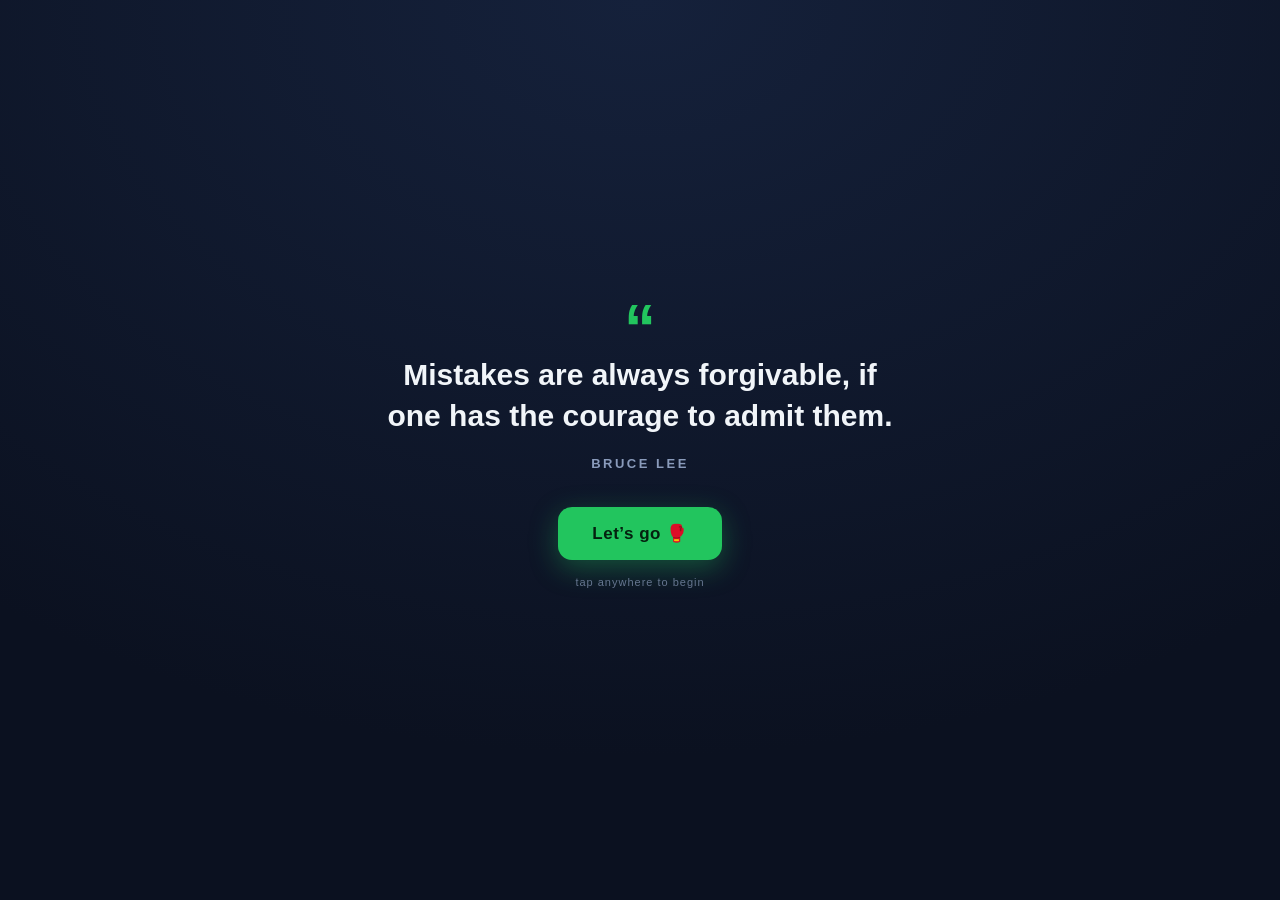
<file: index.html>
<!DOCTYPE html>
<html lang="en">
<head>
<meta charset="UTF-8">
<meta name="viewport" content="width=device-width, initial-scale=1.0, maximum-scale=1.0, user-scalable=no, viewport-fit=cover">
<meta name="apple-mobile-web-app-capable" content="yes">
<meta name="apple-mobile-web-app-status-bar-style" content="black-translucent">
<meta name="theme-color" content="#0f172a">
<meta name="mobile-web-app-capable" content="yes">
<title>Round Timer</title>
<style>
  :root{
    --bg:#0b1120; --panel:#111a2e; --panel2:#1b2740; --line:#27344f;
    --text:#f1f5f9; --muted:#8a9bbb; --accent:#22c55e;
    --work:#16a34a; --rest:#d97706; --prep:#2563eb; --done:#7c3aed; --idle:#1e293b;
  }
  *{box-sizing:border-box; -webkit-tap-highlight-color:transparent;}
  html,body{margin:0; height:100%;}
  body{
    font-family:-apple-system,BlinkMacSystemFont,"Segoe UI",Roboto,Helvetica,Arial,sans-serif;
    background:var(--bg); color:var(--text);
    overflow:hidden; position:fixed; inset:0;
    -webkit-user-select:none; user-select:none;
  }
  .screen{position:absolute; inset:0; display:flex; flex-direction:column; transition:background .35s ease;}
  .hidden{display:none !important;}

  /* ---------- CONFIG SCREEN ---------- */
  #config{padding:max(16px,env(safe-area-inset-top)) 16px calc(16px + env(safe-area-inset-bottom)); overflow-y:auto;}
  .brand{display:flex; align-items:center; gap:10px; margin:6px 2px 14px;}
  .brand .dot{width:14px; height:14px; border-radius:50%; background:var(--accent); box-shadow:0 0 14px var(--accent);}
  .brand h1{font-size:20px; letter-spacing:.5px; margin:0; font-weight:800;}
  .brand .mute{margin-left:auto;}
  .brand .navlink{margin-left:auto; color:var(--muted); text-decoration:none; font-size:13px; font-weight:700; background:var(--panel2); border:1px solid var(--line); padding:8px 12px; border-radius:12px;}
  .brand .navlink + .mute{margin-left:0;}

  .card{background:var(--panel); border:1px solid var(--line); border-radius:18px; padding:14px; margin-bottom:14px;}
  .card h2{font-size:12px; letter-spacing:1.5px; text-transform:uppercase; color:var(--muted); margin:0 0 12px;}

  .row{display:flex; align-items:center; justify-content:space-between; gap:8px 12px; padding:8px 0; flex-wrap:wrap;}
  .row + .row{border-top:1px solid var(--line);}
  .row > :first-child{min-width:0; flex:1 1 auto;}
  .row .label{font-size:16px; font-weight:600;}
  .row .sub{font-size:12px; color:var(--muted); margin-top:2px;}

  .stepper{display:flex; align-items:center; gap:0; background:var(--panel2); border-radius:12px; overflow:hidden; border:1px solid var(--line); flex:0 0 auto;}
  .row > .stepper{margin-left:auto;}
  .stepper button{width:42px; height:44px; border:0; background:transparent; color:var(--text); font-size:24px; font-weight:700; line-height:1; cursor:pointer;}
  .stepper button:active{background:rgba(255,255,255,.08);}
  .stepper .val{min-width:42px; text-align:center; font-size:20px; font-weight:800; font-variant-numeric:tabular-nums;}
  .timefield{display:flex; align-items:center; gap:6px; margin-left:auto; flex:0 0 auto;}
  .timefield .colon{font-size:20px; font-weight:800; color:var(--muted);}

  @media (max-width:400px){
    #config{padding-left:12px; padding-right:12px;}
    .card{padding:12px;}
    .stepper button{width:38px; height:42px; font-size:21px;}
    .stepper .val{min-width:36px; font-size:18px;}
    .timefield{gap:4px;}
    .row .label{font-size:15px;}
  }

  .toggle{position:relative; width:58px; height:34px; border-radius:20px; background:var(--panel2); border:1px solid var(--line); cursor:pointer; transition:background .2s;}
  .toggle .knob{position:absolute; top:3px; left:3px; width:26px; height:26px; border-radius:50%; background:#64748b; transition:.2s;}
  .toggle.on{background:var(--accent); border-color:var(--accent);}
  .toggle.on .knob{left:27px; background:#fff;}

  .presets{display:flex; flex-wrap:wrap; gap:8px;}
  .preset{position:relative; background:var(--panel2); border:1px solid var(--line); border-radius:12px; padding:10px 12px; cursor:pointer; min-width:88px;}
  .preset .pname{font-size:14px; font-weight:700; margin-bottom:2px;}
  .preset .pmeta{font-size:11px; color:var(--muted); font-variant-numeric:tabular-nums;}
  .preset .del{position:absolute; top:-7px; right:-7px; width:22px; height:22px; border-radius:50%; background:#ef4444; color:#fff; border:0; font-size:13px; line-height:22px; padding:0; cursor:pointer; display:none;}
  .preset.custom .del{display:block;}
  .preset:active{border-color:var(--accent);}
  .preset.selbell{border-color:var(--accent); background:rgba(34,197,94,.14);}
  .preset.selbell .pmeta{color:var(--accent);}

  .warndel{flex:0 0 auto; width:34px; height:34px; border-radius:10px; background:rgba(239,68,68,.14); color:#f87171; border:1px solid rgba(239,68,68,.3); font-size:18px; font-weight:800; line-height:1; cursor:pointer; margin-left:8px;}
  .warndel:active{background:rgba(239,68,68,.28);}

  .soundbtns{display:flex; flex-wrap:wrap; gap:8px;}
  .soundbtns button{flex:1; min-width:120px; background:var(--panel2); border:1px solid var(--line); border-radius:12px; color:var(--text); padding:12px; font-size:13px; font-weight:600; cursor:pointer;}
  .soundbtns button:active{background:rgba(255,255,255,.08);}

  .savebtn{width:100%; background:var(--panel2); border:1px dashed var(--line); color:var(--muted); border-radius:12px; padding:12px; font-size:14px; font-weight:600; cursor:pointer;}

  .startbtn{
    width:100%; padding:20px; border:0; border-radius:18px;
    background:var(--accent); color:#04210f; font-size:22px; font-weight:900; letter-spacing:1px;
    cursor:pointer; box-shadow:0 8px 28px rgba(34,197,94,.35); margin-top:4px;
  }
  .startbtn:active{transform:translateY(1px);}

  /* ---------- RUN SCREEN ---------- */
  #run{align-items:center; justify-content:center; text-align:center; padding:env(safe-area-inset-top) 18px env(safe-area-inset-bottom);}
  #run.phase-work{background:var(--work);}
  #run.phase-rest{background:var(--rest);}
  #run.phase-prep{background:var(--prep);}
  #run.phase-done{background:var(--done);}
  #run.phase-idle{background:var(--idle);}

  .runtop{position:absolute; top:max(14px,env(safe-area-inset-top)); left:0; right:0; display:flex; align-items:center; justify-content:space-between; padding:0 18px;}
  .runtop .edit{background:rgba(0,0,0,.22); border:0; color:#fff; padding:10px 14px; border-radius:12px; font-size:14px; font-weight:700; cursor:pointer;}
  .runtop .rounds{background:rgba(0,0,0,.22); padding:10px 14px; border-radius:12px; font-size:15px; font-weight:800; font-variant-numeric:tabular-nums;}

  .phaselabel{font-size:clamp(28px,9vw,46px); font-weight:900; letter-spacing:3px; text-transform:uppercase; margin-bottom:4px; text-shadow:0 2px 12px rgba(0,0,0,.25);}
  .bigtime{font-size:clamp(96px,34vw,220px); font-weight:900; line-height:.95; font-variant-numeric:tabular-nums; text-shadow:0 6px 30px rgba(0,0,0,.3);}
  .nextlabel{font-size:16px; font-weight:700; opacity:.85; margin-top:8px; min-height:20px; text-transform:uppercase; letter-spacing:1px;}

  .progress{position:absolute; left:0; right:0; bottom:calc(120px + env(safe-area-inset-bottom)); height:8px; background:rgba(0,0,0,.22);}
  .progress .bar{height:100%; width:0%; background:rgba(255,255,255,.9); transition:width .15s linear;}

  .controls{position:absolute; left:0; right:0; bottom:max(20px,env(safe-area-inset-bottom)); display:flex; gap:12px; padding:0 18px;}
  .controls button{flex:1; padding:22px 0; border:0; border-radius:16px; font-size:20px; font-weight:900; letter-spacing:1px; cursor:pointer; background:rgba(255,255,255,.95); color:#0b1120;}
  .controls button.ghost{background:rgba(0,0,0,.25); color:#fff;}
  .controls button:active{transform:translateY(1px);}

  .flash{animation:flash .5s ease;}
  @keyframes flash{0%{filter:brightness(1.6);}100%{filter:brightness(1);}}

  /* ---------- QUOTE OVERLAY ---------- */
  #quoteOverlay{position:fixed; inset:0; z-index:200; background:radial-gradient(120% 120% at 50% 0%,#15213b 0%,#0b1120 70%); display:flex; align-items:center; justify-content:center; padding:34px 28px calc(34px + env(safe-area-inset-bottom)); text-align:center; animation:qfade .45s ease;}
  #quoteOverlay.hide{opacity:0; pointer-events:none; transition:opacity .4s ease;}
  .quotebox{max-width:580px; display:flex; flex-direction:column; align-items:center;}
  .qmark{font-size:64px; line-height:.5; color:var(--accent); font-weight:900; margin-bottom:10px;}
  .qtext{font-size:clamp(21px,5.6vw,30px); font-weight:800; line-height:1.38; text-wrap:balance;}
  .qauthor{margin-top:20px; font-size:13px; letter-spacing:2.5px; text-transform:uppercase; color:var(--muted); font-weight:700;}
  .qbtn{margin-top:36px; background:var(--accent); color:#04210f; border:0; border-radius:14px; padding:16px 34px; font-size:17px; font-weight:900; letter-spacing:.5px; cursor:pointer; box-shadow:0 8px 28px rgba(34,197,94,.35);}
  .qbtn:active{transform:translateY(1px);}
  .qhint{margin-top:16px; font-size:11px; color:var(--muted); opacity:.7; letter-spacing:1px;}
  @keyframes qfade{from{opacity:0; transform:translateY(10px);}to{opacity:1; transform:none;}}
</style>
</head>
<body>

<!-- ============ QUOTE ON OPEN ============ -->
<div id="quoteOverlay" onclick="dismissQuote(event)">
  <div class="quotebox">
    <div class="qmark">&ldquo;</div>
    <div class="qtext" id="qText"></div>
    <div class="qauthor" id="qAuthor"></div>
    <button class="qbtn" onclick="dismissQuote(event)">Let&rsquo;s go &#129354;</button>
    <div class="qhint">tap anywhere to begin</div>
  </div>
</div>

<!-- ============ CONFIG ============ -->
<div id="config" class="screen">
  <div class="brand">
    <span class="dot"></span>
    <h1>ROUND TIMER</h1>
    <a class="navlink" href="clock.html">Clock &rsaquo;</a>
    <div class="mute row" style="padding:0;">
      <div class="toggle" id="muteToggle" onclick="toggleMute()"><div class="knob"></div></div>
    </div>
  </div>

  <div class="card">
    <h2>Presets</h2>
    <div class="presets" id="presetList"></div>
    <div style="height:10px"></div>
    <button class="savebtn" onclick="saveCurrentPreset()">+ Save current settings as preset</button>
  </div>

  <div class="card">
    <h2>Rounds</h2>
    <div class="row">
      <div><div class="label">Number of rounds</div></div>
      <div class="stepper">
        <button onclick="bump('rounds',-1)">−</button>
        <span class="val" id="v_rounds">12</span>
        <button onclick="bump('rounds',1)">+</button>
      </div>
    </div>
  </div>

  <div class="card">
    <h2>Work (each round)</h2>
    <div class="row">
      <div><div class="label">Round length</div><div class="sub">minutes : seconds</div></div>
      <div class="timefield">
        <div class="stepper">
          <button onclick="bump('workMin',-1)">−</button><span class="val" id="v_workMin">3</span><button onclick="bump('workMin',1)">+</button>
        </div>
        <span class="colon">:</span>
        <div class="stepper">
          <button onclick="bump('workSec',-5)">−</button><span class="val" id="v_workSec">00</span><button onclick="bump('workSec',5)">+</button>
        </div>
      </div>
    </div>
  </div>

  <div class="card">
    <h2>Rest (between rounds)</h2>
    <div class="row">
      <div><div class="label">Rest length</div><div class="sub">minutes : seconds</div></div>
      <div class="timefield">
        <div class="stepper">
          <button onclick="bump('restMin',-1)">−</button><span class="val" id="v_restMin">1</span><button onclick="bump('restMin',1)">+</button>
        </div>
        <span class="colon">:</span>
        <div class="stepper">
          <button onclick="bump('restSec',-5)">−</button><span class="val" id="v_restSec">00</span><button onclick="bump('restSec',5)">+</button>
        </div>
      </div>
    </div>
  </div>

  <div class="card">
    <h2>Get Ready</h2>
    <div class="row">
      <div><div class="label">Prepare countdown</div><div class="sub">seconds before round 1</div></div>
      <div class="stepper">
        <button onclick="bump('prepare',-5)">−</button><span class="val" id="v_prepare">10</span><button onclick="bump('prepare',5)">+</button>
      </div>
    </div>
  </div>

  <div class="card">
    <h2>Bell sound</h2>
    <div class="presets" id="bellList"></div>
  </div>

  <div class="card">
    <h2>Interval / warning beeps</h2>
    <div class="row">
      <div><div class="label">Enable warnings</div><div class="sub">beep at set times before each round ends</div></div>
      <div class="toggle on" id="warnToggle" onclick="toggleWarn()"><div class="knob"></div></div>
    </div>
    <div id="warnList"></div>
    <div style="height:10px"></div>
    <button class="savebtn" onclick="addWarning()">+ Add a warning beep</button>
  </div>

  <div class="card">
    <h2>Test sounds</h2>
    <div class="soundbtns">
      <button onclick="playRoundStart()">Round start</button>
      <button onclick="playRoundEnd()">Round end</button>
      <button onclick="playWarning()">Warning beep</button>
      <button onclick="playFinish()">Finish</button>
    </div>
  </div>

  <button class="startbtn" onclick="startWorkout()">START WORKOUT</button>
  <div style="height:8px"></div>
</div>

<!-- ============ RUN ============ -->
<div id="run" class="screen phase-idle hidden">
  <div class="runtop">
    <button class="edit" onclick="stopWorkout()">‹ Edit</button>
    <div class="rounds" id="roundCounter">Round 1 / 12</div>
  </div>

  <div class="phaselabel" id="phaseLabel">GET READY</div>
  <div class="bigtime" id="bigTime">0:10</div>
  <div class="nextlabel" id="nextLabel"></div>

  <div class="progress"><div class="bar" id="progressBar"></div></div>

  <div class="controls">
    <button class="ghost" id="resetBtn" onclick="resetWorkout()">RESET</button>
    <button id="pauseBtn" onclick="togglePause()">PAUSE</button>
  </div>
</div>

<script>
/* ===================== STATE & CONFIG ===================== */
var cfg = { rounds:12, workMin:3, workSec:0, restMin:1, restSec:0, prepare:10, warnEnabled:true, warnings:[10], bellSound:'ring', muted:false };

var limits = {
  rounds:[1,99,1], workMin:[0,30,1], workSec:[0,55,5], restMin:[0,30,1], restSec:[0,55,5],
  prepare:[0,60,5]
};

var DEFAULT_PRESETS = [
  {name:"Classic Boxing", custom:false, cfg:{rounds:12,workMin:3,workSec:0,restMin:1,restSec:0,prepare:10,warnEnabled:true,warnings:[30,10],bellSound:'ring'}},
  {name:"Amateur 3x3",    custom:false, cfg:{rounds:3, workMin:3,workSec:0,restMin:1,restSec:0,prepare:10,warnEnabled:true,warnings:[10],bellSound:'ring'}},
  {name:"HIIT Quick",     custom:false, cfg:{rounds:8, workMin:0,workSec:30,restMin:0,restSec:15,prepare:10,warnEnabled:true,warnings:[10,5],bellSound:'bright'}}
];

/* ===================== PERSISTENCE ===================== */
function loadStore(){
  var saved = null;
  try{ saved = JSON.parse(localStorage.getItem('rt_cfg')); }catch(e){}
  if(saved) cfg = Object.assign(cfg, saved);
  // migrate legacy saved configs (old single-warning shape) — key off what was saved
  if(saved && !Array.isArray(saved.warnings)){
    cfg.warnings = (typeof saved.warnSec==='number') ? [saved.warnSec] : (Array.isArray(cfg.warnings)?cfg.warnings:[10]);
  }
  if(saved && typeof saved.warnEnabled!=='boolean' && typeof saved.warn==='boolean'){
    cfg.warnEnabled = saved.warn;
  }
  if(!Array.isArray(cfg.warnings)) cfg.warnings=[10];
  if(typeof cfg.warnEnabled!=='boolean') cfg.warnEnabled=true;
  if(!cfg.bellSound || !BELLS[cfg.bellSound]) cfg.bellSound='ring';
  delete cfg.warn; delete cfg.warnSec;
}
function saveCfg(){ try{ localStorage.setItem('rt_cfg', JSON.stringify(cfg)); }catch(e){} }
function getPresets(){
  try{ var p = JSON.parse(localStorage.getItem('rt_presets')); if(Array.isArray(p)) return p; }catch(e){}
  return [];
}
function setPresets(p){ try{ localStorage.setItem('rt_presets', JSON.stringify(p)); }catch(e){} }

/* ===================== CONFIG UI ===================== */
function clampVal(key,val){ var l=limits[key]; if(val<l[0])val=l[0]; if(val>l[1])val=l[1]; return val; }
function bump(key,delta){
  cfg[key] = clampVal(key, (cfg[key]||0)+delta);
  renderConfig(); saveCfg();
}
function pad(n){ return (n<10?'0':'')+n; }
function renderConfig(){
  document.getElementById('v_rounds').textContent = cfg.rounds;
  document.getElementById('v_workMin').textContent = cfg.workMin;
  document.getElementById('v_workSec').textContent = pad(cfg.workSec);
  document.getElementById('v_restMin').textContent = cfg.restMin;
  document.getElementById('v_restSec').textContent = pad(cfg.restSec);
  document.getElementById('v_prepare').textContent = cfg.prepare;
  document.getElementById('muteToggle').classList.toggle('on', cfg.muted);
  renderWarnings();
  renderBells();
}

/* ---- interval / warning beeps ---- */
function toggleWarn(){ cfg.warnEnabled=!cfg.warnEnabled; renderWarnings(); saveCfg(); }
function bumpWarning(i,d){ cfg.warnings[i]=Math.max(1, Math.min(300, (cfg.warnings[i]||0)+d)); renderWarnings(); saveCfg(); }
function addWarning(){ cfg.warnings.push(10); cfg.warnings.sort(function(a,b){return b-a;}); renderWarnings(); saveCfg(); }
function removeWarning(i){ cfg.warnings.splice(i,1); renderWarnings(); saveCfg(); }
function renderWarnings(){
  document.getElementById('warnToggle').classList.toggle('on', cfg.warnEnabled);
  var el = document.getElementById('warnList');
  el.style.opacity = cfg.warnEnabled ? '1' : '.4';
  el.style.pointerEvents = cfg.warnEnabled ? 'auto' : 'none';
  el.innerHTML='';
  if(cfg.warnings.length===0){
    var empty=document.createElement('div'); empty.className='row';
    empty.innerHTML='<div><div class="sub">No warnings — add one below.</div></div>';
    el.appendChild(empty); return;
  }
  cfg.warnings.forEach(function(w,i){
    var row=document.createElement('div'); row.className='row';
    var lab=document.createElement('div');
    lab.innerHTML='<div class="label">Beep at '+w+'s</div><div class="sub">seconds before round ends</div>';
    var grp=document.createElement('div'); grp.className='stepper'; grp.style.marginLeft='auto';
    var minus=document.createElement('button'); minus.textContent='−'; minus.onclick=function(){bumpWarning(i,-1);};
    var val=document.createElement('span'); val.className='val'; val.textContent=w;
    var plus=document.createElement('button'); plus.textContent='+'; plus.onclick=function(){bumpWarning(i,1);};
    grp.appendChild(minus); grp.appendChild(val); grp.appendChild(plus);
    var del=document.createElement('button'); del.className='warndel'; del.textContent='×'; del.onclick=function(){removeWarning(i);};
    row.appendChild(lab); row.appendChild(grp); row.appendChild(del);
    el.appendChild(row);
  });
}

/* ---- bell sound picker ---- */
function renderBells(){
  var el=document.getElementById('bellList'); el.innerHTML='';
  Object.keys(BELLS).forEach(function(k){
    var b=BELLS[k];
    var d=document.createElement('div');
    d.className='preset'+(cfg.bellSound===k?' selbell':'');
    d.innerHTML='<div class="pname">'+b.name+'</div><div class="pmeta">'+(cfg.bellSound===k?'selected':'tap to hear')+'</div>';
    d.onclick=function(){ cfg.bellSound=k; saveCfg(); renderBells(); ensureAudio(); bellStrike(0,0.9,BELLS[k]); };
    el.appendChild(d);
  });
}
function toggleMute(){ cfg.muted=!cfg.muted; if(masterGain) masterGain.gain.value = cfg.muted?0:1; renderConfig(); saveCfg(); }

function renderPresets(){
  var list = document.getElementById('presetList');
  list.innerHTML='';
  var all = DEFAULT_PRESETS.concat(getPresets());
  all.forEach(function(p,i){
    var el = document.createElement('div');
    el.className = 'preset' + (p.custom?' custom':'');
    var w = p.cfg.workMin+':'+pad(p.cfg.workSec);
    var r = p.cfg.restMin+':'+pad(p.cfg.restSec);
    el.innerHTML = '<div class="pname">'+p.name+'</div><div class="pmeta">'+p.cfg.rounds+' × '+w+' / '+r+'</div>';
    el.onclick = function(e){ if(e.target.classList.contains('del'))return; applyPreset(p.cfg); };
    if(p.custom){
      var del = document.createElement('button'); del.className='del'; del.textContent='×';
      del.onclick=function(e){ e.stopPropagation(); deletePreset(p.name); };
      el.appendChild(del);
    }
    list.appendChild(el);
  });
}
function applyPreset(pc){
  cfg = Object.assign(cfg, pc);
  cfg.warnings = Array.isArray(pc.warnings) ? pc.warnings.slice() : (cfg.warnings||[10]);
  if(!cfg.bellSound || !BELLS[cfg.bellSound]) cfg.bellSound='ring';
  renderConfig(); saveCfg();
}
function saveCurrentPreset(){
  var name = prompt('Name this preset:', 'My Workout');
  if(!name) return;
  var list = getPresets();
  list = list.filter(function(p){ return p.name!==name; });
  list.push({name:name, custom:true, cfg:{
    rounds:cfg.rounds,workMin:cfg.workMin,workSec:cfg.workSec,restMin:cfg.restMin,restSec:cfg.restSec,
    prepare:cfg.prepare,warnEnabled:cfg.warnEnabled,warnings:cfg.warnings.slice(),bellSound:cfg.bellSound
  }});
  setPresets(list); renderPresets();
}
function deletePreset(name){
  setPresets(getPresets().filter(function(p){ return p.name!==name; }));
  renderPresets();
}

/* ===================== AUDIO (Web Audio API) ===================== */
var audioCtx=null, masterGain=null;
function ensureAudio(){
  if(!audioCtx){
    audioCtx = new (window.AudioContext||window.webkitAudioContext)();
    masterGain = audioCtx.createGain();
    masterGain.gain.value = cfg.muted?0:1;
    masterGain.connect(audioCtx.destination);
  }
  if(audioCtx.state==='suspended') audioCtx.resume();
}
function beep(freq, start, dur, type, vol){
  var o=audioCtx.createOscillator(), g=audioCtx.createGain();
  o.type=type||'sine'; o.frequency.value=freq;
  o.connect(g); g.connect(masterGain);
  var t=audioCtx.currentTime+start;
  g.gain.setValueAtTime(0.0001,t);
  g.gain.exponentialRampToValueAtTime(vol||0.5,t+0.008);
  g.gain.exponentialRampToValueAtTime(0.0001,t+dur);
  o.start(t); o.stop(t+dur+0.02);
}
/* Selectable, realistic boxing-bell voices. Each non-buzzer bell is built from
   inharmonic partials + a filtered "clapper" noise transient for realism. */
var BELLS = {
  ring:   {name:'Classic Ring',  base:740,  ratios:[[1,1],[1.5,0.62],[2.0,0.5],[2.74,0.42],[3.76,0.28],[5.4,0.18],[8.1,0.1]], decay:1.9, strike:0.55, bright:2520},
  brass:  {name:'Brass Fight',   base:880,  ratios:[[1,1],[2.0,0.6],[3.0,0.46],[4.2,0.32],[5.4,0.2],[6.8,0.12]],              decay:1.5, strike:0.5,  bright:3100},
  deep:   {name:'Deep Gym',      base:430,  ratios:[[1,1],[1.5,0.55],[2.0,0.5],[2.7,0.36],[3.8,0.22],[5.2,0.12]],            decay:2.7, strike:0.5,  bright:1650},
  bright: {name:'Bright Ding',   base:1060, ratios:[[1,1],[2.0,0.55],[3.0,0.4],[4.2,0.26],[5.8,0.15]],                       decay:1.1, strike:0.42, bright:3600},
  buzzer: {name:'Buzzer',        buzzer:true}
};
// One bell strike using the chosen (or passed) voice
function bellStrike(start, vol, def){
  def = def || BELLS[cfg.bellSound] || BELLS.ring;
  vol = (vol==null?0.9:vol);
  var t0 = audioCtx.currentTime + start;
  if(def.buzzer){
    var ob=audioCtx.createOscillator(), gb=audioCtx.createGain();
    ob.type='square'; ob.frequency.value=210;
    var lfo=audioCtx.createOscillator(), lg=audioCtx.createGain();
    lfo.type='square'; lfo.frequency.value=28; lg.gain.value=14; lfo.connect(lg); lg.connect(ob.frequency);
    ob.connect(gb); gb.connect(masterGain);
    gb.gain.setValueAtTime(0.0001,t0);
    gb.gain.exponentialRampToValueAtTime(vol*0.6,t0+0.01);
    gb.gain.setValueAtTime(vol*0.6,t0+0.32);
    gb.gain.exponentialRampToValueAtTime(0.0001,t0+0.45);
    ob.start(t0); ob.stop(t0+0.5); lfo.start(t0); lfo.stop(t0+0.5);
    return;
  }
  // metallic partials (higher partials decay faster)
  def.ratios.forEach(function(p){
    var o=audioCtx.createOscillator(), g=audioCtx.createGain();
    o.type='sine'; o.frequency.value=def.base*p[0];
    o.connect(g); g.connect(masterGain);
    var d=def.decay*(1/(1+(p[0]-1)*0.32));
    g.gain.setValueAtTime(0.0001,t0);
    g.gain.exponentialRampToValueAtTime(vol*p[1], t0+0.004);
    g.gain.exponentialRampToValueAtTime(0.0001, t0+d);
    o.start(t0); o.stop(t0+d+0.05);
  });
  // clapper strike: brief band-passed noise burst
  var dur=0.05, nb=audioCtx.createBufferSource();
  var buf=audioCtx.createBuffer(1, Math.floor(audioCtx.sampleRate*dur), audioCtx.sampleRate);
  var ch=buf.getChannelData(0);
  for(var i=0;i<ch.length;i++){ ch[i]=(Math.random()*2-1)*(1-i/ch.length); }
  nb.buffer=buf;
  var bp=audioCtx.createBiquadFilter(); bp.type='bandpass'; bp.frequency.value=def.bright||2500; bp.Q.value=0.7;
  var ng=audioCtx.createGain();
  nb.connect(bp); bp.connect(ng); ng.connect(masterGain);
  ng.gain.setValueAtTime((def.strike||0.4)*vol, t0);
  ng.gain.exponentialRampToValueAtTime(0.0001, t0+0.06);
  nb.start(t0); nb.stop(t0+0.07);
  // bright shimmer
  var o2=audioCtx.createOscillator(), g2=audioCtx.createGain();
  o2.type='triangle'; o2.frequency.value=def.bright||2500;
  o2.connect(g2); g2.connect(masterGain);
  g2.gain.setValueAtTime(0.0001,t0);
  g2.gain.exponentialRampToValueAtTime(vol*0.22,t0+0.004);
  g2.gain.exponentialRampToValueAtTime(0.0001,t0+0.4);
  o2.start(t0); o2.stop(t0+0.45);
}
function playRoundStart(){ ensureAudio(); bellStrike(0,0.8); }                                   // single ding to start work
function playRoundEnd(){ ensureAudio(); bellStrike(0,0.97); bellStrike(0.3,0.97); bellStrike(0.6,0.97); }  // round over: DING DING DING
function playFinish(){ ensureAudio(); bellStrike(0,1.0); bellStrike(0.3,1.0); bellStrike(0.6,1.0); bellStrike(0.92,1.0); } // workout done
function playWarning(){ ensureAudio(); beep(1046,0,0.1,'sine',0.5); beep(1046,0.16,0.1,'sine',0.5); }  // double beep
function playPrepBeep(){ ensureAudio(); beep(523,0,0.12,'sine',0.4); }

/* ===================== TIMER ENGINE ===================== */
var run = { active:false, paused:false, schedule:[], idx:0, endAt:0, remaining:0, warnedSet:{}, total:0 };
var ticker=null, wakeLock=null;

function secs(m,s){ return m*60+s; }
function buildSchedule(){
  var s=[];
  var work=secs(cfg.workMin,cfg.workSec);
  var rest=secs(cfg.restMin,cfg.restSec);
  if(cfg.prepare>0) s.push({type:'prep', dur:cfg.prepare});
  for(var r=1;r<=cfg.rounds;r++){
    s.push({type:'work', dur:work, round:r});
    if(r<cfg.rounds && rest>0) s.push({type:'rest', dur:rest, round:r});
  }
  s.push({type:'done', dur:0});
  return s;
}

function startWorkout(){
  ensureAudio();
  if(secs(cfg.workMin,cfg.workSec)<=0){ alert('Set a work time first.'); return; }
  run.schedule = buildSchedule();
  run.idx = 0; run.active=true; run.paused=false;
  document.getElementById('config').classList.add('hidden');
  document.getElementById('run').classList.remove('hidden');
  requestWakeLock();
  enterPhase(0);
  if(ticker) clearInterval(ticker);
  ticker = setInterval(tick, 100);
}

function enterPhase(i){
  run.idx=i; run.warnedSet={};
  var p = run.schedule[i];
  run.remaining = p.dur;
  run.endAt = Date.now() + p.dur*1000;
  run.total = p.dur;

  var runEl=document.getElementById('run');
  var label=document.getElementById('phaseLabel');
  var counter=document.getElementById('roundCounter');
  var next=document.getElementById('nextLabel');
  runEl.className='screen';

  if(p.type==='prep'){
    runEl.classList.add('phase-prep'); label.textContent='GET READY';
    counter.textContent='Round 1 / '+cfg.rounds;
    next.textContent='Round 1 starting…';
    playPrepBeep();
  } else if(p.type==='work'){
    runEl.classList.add('phase-work'); label.textContent='ROUND '+p.round;
    counter.textContent='Round '+p.round+' / '+cfg.rounds;
    if(p.round<cfg.rounds){ next.textContent = (secs(cfg.restMin,cfg.restSec)>0) ? 'Next: Rest' : 'Next: Round '+(p.round+1); }
    else { next.textContent='Last round!'; }
    playRoundStart();
  } else if(p.type==='rest'){
    runEl.classList.add('phase-rest'); label.textContent='REST';
    counter.textContent='Round '+p.round+' / '+cfg.rounds+' done';
    next.textContent='Next: Round '+(p.round+1);
    /* end-of-round bell already rang at work-end (see tick) */
  } else if(p.type==='done'){
    runEl.classList.add('phase-done'); label.textContent='DONE';
    counter.textContent=cfg.rounds+' rounds complete';
    next.textContent='Great work 🥊';
    document.getElementById('bigTime').textContent='✓';
    document.getElementById('progressBar').style.width='100%';
    document.getElementById('pauseBtn').textContent='AGAIN';
    playFinish();
    run.active=false; releaseWakeLock(); if(ticker){clearInterval(ticker);ticker=null;}
    return;
  }
  runEl.classList.add('flash');
  setTimeout(function(){ runEl.classList.remove('flash'); },500);
  updateDisplay();
}

function tick(){
  if(!run.active || run.paused) return;
  var rem = (run.endAt - Date.now())/1000;
  run.remaining = rem;
  var p = run.schedule[run.idx];

  // multiple interval / warning beeps during the work phase
  if(p.type==='work' && cfg.warnEnabled){
    for(var wi=0; wi<cfg.warnings.length; wi++){
      var w=cfg.warnings[wi];
      if(w>0 && w<p.dur && rem<=w && rem>0 && !run.warnedSet[wi]){ run.warnedSet[wi]=true; playWarning(); }
    }
  }
  if(rem<=0){
    // ring the round-end bell at the end of EVERY work phase (fires even with no rest);
    // the final round routes to 'done', which plays the finish bell instead.
    if(p.type==='work'){
      var nxt = run.schedule[run.idx+1];
      if(!nxt || nxt.type!=='done'){ playRoundEnd(); }
    }
    if(run.idx < run.schedule.length-1){ enterPhase(run.idx+1); }
    return;
  }
  updateDisplay();
}

function updateDisplay(){
  var rem = Math.max(0, Math.ceil(run.remaining));
  var m=Math.floor(rem/60), s=rem%60;
  document.getElementById('bigTime').textContent = m+':'+pad(s);
  var pct = run.total>0 ? (1 - run.remaining/run.total)*100 : 0;
  document.getElementById('progressBar').style.width = Math.min(100,Math.max(0,pct))+'%';
}

function togglePause(){
  if(!run.active){ // finished -> restart
    if(run.schedule.length && run.schedule[run.idx].type==='done'){ document.getElementById('pauseBtn').textContent='PAUSE'; startWorkout(); }
    return;
  }
  run.paused=!run.paused;
  document.getElementById('pauseBtn').textContent = run.paused?'RESUME':'PAUSE';
  if(run.paused){ releaseWakeLock(); }
  else { run.endAt = Date.now() + run.remaining*1000; requestWakeLock(); }
}

function resetWorkout(){
  if(ticker){clearInterval(ticker);ticker=null;}
  run.active=false; run.paused=false;
  document.getElementById('pauseBtn').textContent='PAUSE';
  enterPhase(0); run.active=true; run.paused=true;
  document.getElementById('pauseBtn').textContent='RESUME';
  // show first phase, paused, ready to resume
  var p=run.schedule[0];
  run.remaining=p.dur; run.total=p.dur; updateDisplay();
}

function stopWorkout(){
  if(ticker){clearInterval(ticker);ticker=null;}
  run.active=false; run.paused=false;
  releaseWakeLock();
  document.getElementById('run').classList.add('hidden');
  document.getElementById('config').classList.remove('hidden');
  document.getElementById('pauseBtn').textContent='PAUSE';
  document.getElementById('bigTime').textContent='0:00';
}

/* ===================== WAKE LOCK ===================== */
async function requestWakeLock(){
  try{ if('wakeLock' in navigator){ wakeLock = await navigator.wakeLock.request('screen'); } }catch(e){}
}
function releaseWakeLock(){ try{ if(wakeLock){ wakeLock.release(); wakeLock=null; } }catch(e){} }
document.addEventListener('visibilitychange', function(){
  if(document.visibilityState==='visible' && run.active && !run.paused){
    requestWakeLock();
    run.remaining = (run.endAt - Date.now())/1000; // resync after screen-off
  }
});

/* ===================== FIGHT PHILOSOPHY QUOTES ===================== */
var QUOTES = [
  {q:"Everyone has a plan until they get punched in the mouth.", a:"Mike Tyson"},
  {q:"Discipline is doing what you hate to do, but doing it like you love it.", a:"Mike Tyson"},
  {q:"Float like a butterfly, sting like a bee.", a:"Muhammad Ali"},
  {q:"He who is not courageous enough to take risks will accomplish nothing in life.", a:"Muhammad Ali"},
  {q:"I hated every minute of training, but I said: suffer now and live the rest of your life as a champion.", a:"Muhammad Ali"},
  {q:"It isn't the mountains ahead to climb that wear you out; it's the pebble in your shoe.", a:"Muhammad Ali"},
  {q:"Don't count the days; make the days count.", a:"Muhammad Ali"},
  {q:"I fear not the man who has practiced 10,000 kicks once, but the man who has practiced one kick 10,000 times.", a:"Bruce Lee"},
  {q:"Be water, my friend.", a:"Bruce Lee"},
  {q:"Do not pray for an easy life; pray for the strength to endure a difficult one.", a:"Bruce Lee"},
  {q:"Knowing is not enough, we must apply. Willing is not enough, we must do.", a:"Bruce Lee"},
  {q:"Defeat is a state of mind; no one is ever defeated until defeat is accepted as reality.", a:"Bruce Lee"},
  {q:"Mistakes are always forgivable, if one has the courage to admit them.", a:"Bruce Lee"},
  {q:"Victorious warriors win first and then go to war.", a:"Sun Tzu"},
  {q:"In the midst of chaos, there is also opportunity.", a:"Sun Tzu"},
  {q:"The supreme art of war is to subdue the enemy without fighting.", a:"Sun Tzu"},
  {q:"Today is victory over yourself of yesterday.", a:"Miyamoto Musashi"},
  {q:"Think lightly of yourself and deeply of the world.", a:"Miyamoto Musashi"},
  {q:"There is more than one path to the top of the mountain.", a:"Miyamoto Musashi"},
  {q:"The hero and the coward both feel the same fear; the hero just confronts it.", a:"Cus D'Amato"},
  {q:"A champion is someone who gets up, even when he can't.", a:"Jack Dempsey"},
  {q:"Champions aren't made in the ring; they are merely recognized there.", a:"Joe Frazier"},
  {q:"To be a champion, you have to believe in yourself when nobody else will.", a:"Sugar Ray Robinson"},
  {q:"The impediment to action advances action. What stands in the way becomes the way.", a:"Marcus Aurelius"},
  {q:"It ain't about how hard you hit. It's about how hard you can get hit and keep moving forward.", a:"Rocky Balboa"}
];
function showQuote(){
  var x = QUOTES[Math.floor(Math.random()*QUOTES.length)];
  document.getElementById('qText').textContent = x.q;
  document.getElementById('qAuthor').textContent = x.a;
}
function dismissQuote(e){
  if(e) e.stopPropagation();
  ensureAudio(); // first tap also unlocks phone audio
  var o = document.getElementById('quoteOverlay');
  o.classList.add('hide');
  setTimeout(function(){ o.style.display='none'; }, 420);
}

/* ===================== INIT ===================== */
loadStore();
renderConfig();
renderPresets();
showQuote();
</script>
</body>
</html>
</file>
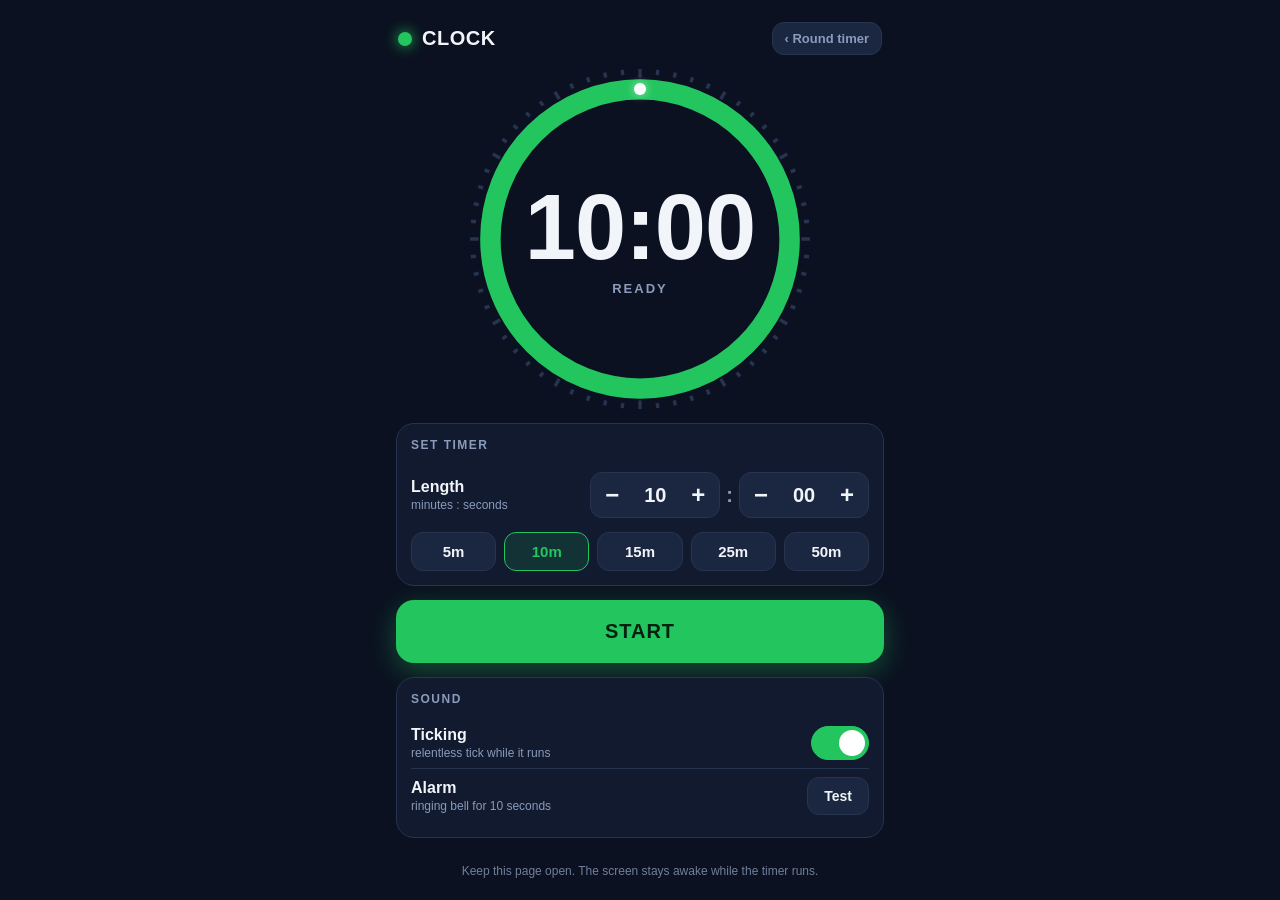
<file: clock.html>
<!DOCTYPE html>
<html lang="en">
<head>
<meta charset="UTF-8">
<meta name="viewport" content="width=device-width, initial-scale=1.0, viewport-fit=cover">
<meta name="theme-color" content="#0f172a">
<meta name="mobile-web-app-capable" content="yes">
<title>Ticking Clock</title>
<style>
  :root{
    --bg:#0b1120; --panel:#111a2e; --panel2:#1b2740; --line:#27344f;
    --text:#f1f5f9; --muted:#8a9bbb; --accent:#22c55e; --warn:#f59e0b; --alarm:#dc2626;
  }
  *{box-sizing:border-box; -webkit-tap-highlight-color:transparent;}
  html,body{margin:0; min-height:100%;}
  body{
    font-family:-apple-system,BlinkMacSystemFont,"Segoe UI",Roboto,Helvetica,Arial,sans-serif;
    background:var(--bg); color:var(--text);
    -webkit-user-select:none; user-select:none;
  }
  .hidden{display:none !important;}
  .wrap{max-width:520px; margin:0 auto; min-height:100vh; min-height:100dvh; display:flex; flex-direction:column;
        padding:max(16px,env(safe-area-inset-top)) 16px calc(20px + env(safe-area-inset-bottom));}

  .top{display:flex; align-items:center; gap:10px; margin:6px 2px 6px;}
  .top .dot{width:14px; height:14px; border-radius:50%; background:var(--accent); box-shadow:0 0 14px var(--accent);}
  .top h1{font-size:20px; letter-spacing:.5px; margin:0; font-weight:800;}
  .back{margin-left:auto; color:var(--muted); text-decoration:none; font-size:13px; font-weight:700; background:var(--panel2); border:1px solid var(--line); padding:8px 12px; border-radius:12px;}

  /* ---------- DIAL ---------- */
  .dial{position:relative; width:min(76vw, 38vh, 340px); aspect-ratio:1/1; margin:8px auto 14px;}
  .dial svg{position:absolute; inset:0; width:100%; height:100%; transform:rotate(-90deg);}
  .dial .track{fill:none; stroke:var(--panel2); stroke-width:6;}
  .dial .arc{fill:none; stroke:var(--accent); stroke-width:6; stroke-linecap:round; transition:stroke-dashoffset .2s linear, stroke .4s;}
  .dial.last .arc{stroke:var(--warn);}
  .dial .marks line{stroke:var(--line); stroke-width:1;}
  .hand{position:absolute; inset:0; transition:transform .16s cubic-bezier(.3,1.7,.5,1);}
  .hand.notrans{transition:none;}
  .hand .pip{position:absolute; left:50%; top:calc(6% - 6px); width:12px; height:12px; margin-left:-6px; border-radius:50%; background:#fff; box-shadow:0 0 10px rgba(255,255,255,.6);}
  .readout{position:absolute; inset:0; display:flex; flex-direction:column; align-items:center; justify-content:center; text-align:center;}
  .readout .time{font-size:clamp(52px,17vw,92px); font-weight:900; line-height:1; font-variant-numeric:tabular-nums; letter-spacing:-1px;}
  .readout .status{margin-top:8px; font-size:13px; letter-spacing:2px; text-transform:uppercase; color:var(--muted); font-weight:700; min-height:16px;}

  /* ---------- CARDS ---------- */
  .card{background:var(--panel); border:1px solid var(--line); border-radius:18px; padding:14px; margin-bottom:14px;}
  .card h2{font-size:12px; letter-spacing:1.5px; text-transform:uppercase; color:var(--muted); margin:0 0 12px;}
  .row{display:flex; align-items:center; justify-content:space-between; gap:8px 12px; padding:8px 0; flex-wrap:wrap;}
  .row + .row{border-top:1px solid var(--line);}
  .row > :first-child{min-width:0; flex:1 1 auto;}
  .row .label{font-size:16px; font-weight:600;}
  .row .sub{font-size:12px; color:var(--muted); margin-top:2px;}

  .stepper{display:flex; align-items:center; background:var(--panel2); border-radius:12px; overflow:hidden; border:1px solid var(--line); flex:0 0 auto;}
  .stepper button{width:42px; height:44px; border:0; background:transparent; color:var(--text); font-size:24px; font-weight:700; line-height:1; cursor:pointer;}
  .stepper button:active{background:rgba(255,255,255,.08);}
  .stepper .val{min-width:44px; text-align:center; font-size:20px; font-weight:800; font-variant-numeric:tabular-nums;}
  .timefield{display:flex; align-items:center; gap:6px; margin-left:auto; flex:0 0 auto;}
  .timefield .colon{font-size:20px; font-weight:800; color:var(--muted);}

  .chips{display:flex; flex-wrap:wrap; gap:8px; margin-top:6px;}
  .chip{flex:1 1 0; min-width:56px; background:var(--panel2); border:1px solid var(--line); border-radius:12px; color:var(--text); padding:10px 0; font-size:15px; font-weight:800; cursor:pointer; font-variant-numeric:tabular-nums;}
  .chip.sel{border-color:var(--accent); background:rgba(34,197,94,.14); color:var(--accent);}

  .toggle{position:relative; width:58px; height:34px; border-radius:20px; background:var(--panel2); border:1px solid var(--line); cursor:pointer; transition:background .2s; flex:0 0 auto;}
  .toggle .knob{position:absolute; top:3px; left:3px; width:26px; height:26px; border-radius:50%; background:#64748b; transition:.2s;}
  .toggle.on{background:var(--accent); border-color:var(--accent);}
  .toggle.on .knob{left:27px; background:#fff;}
  .smallbtn{flex:0 0 auto; background:var(--panel2); border:1px solid var(--line); border-radius:12px; color:var(--text); padding:10px 16px; font-size:14px; font-weight:700; cursor:pointer;}
  .smallbtn:active{background:rgba(255,255,255,.08);}

  /* ---------- CONTROLS ---------- */
  .controls{display:flex; gap:12px; margin-bottom:14px;}
  .controls button{flex:1; padding:20px 0; border:0; border-radius:18px; font-size:20px; font-weight:900; letter-spacing:1px; cursor:pointer;}
  .controls .go{background:var(--accent); color:#04210f; box-shadow:0 8px 28px rgba(34,197,94,.35);}
  .controls .go:disabled{opacity:.4; box-shadow:none;}
  .controls .ghost{background:var(--panel2); color:var(--text); border:1px solid var(--line);}
  .controls button:active{transform:translateY(1px);}
  .hint{text-align:center; font-size:12px; color:var(--muted); margin:12px 0 0; opacity:.8;}

  /* ---------- ALARM OVERLAY ---------- */
  #alarm{position:fixed; inset:0; z-index:100; display:flex; flex-direction:column; align-items:center; justify-content:center; text-align:center;
         padding:24px 16px calc(24px + env(safe-area-inset-bottom)); background:var(--alarm); animation:pulse 1.2s ease-in-out infinite; cursor:pointer;}
  @keyframes pulse{0%,100%{background:var(--alarm);}50%{background:#7f1d1d;}}
  #alarm .bell{font-size:72px; animation:shake .25s linear infinite;}
  #alarm.quiet, #alarm.quiet .bell{animation:none;}
  @keyframes shake{0%,100%{transform:rotate(-12deg);}50%{transform:rotate(12deg);}}
  #alarm h2{font-size:clamp(34px,11vw,56px); font-weight:900; letter-spacing:2px; margin:10px 0 4px; text-transform:uppercase;}
  #alarm .meta{font-size:15px; font-weight:700; opacity:.85;}
  #alarm button{margin-top:36px; width:min(100%,360px); padding:22px 0; border:0; border-radius:18px; background:#fff; color:#0b1120; font-size:24px; font-weight:900; letter-spacing:2px; cursor:pointer;}

  @media (max-width:400px){
    .card{padding:12px;}
    .stepper button{width:38px; height:42px; font-size:21px;}
    .stepper .val{min-width:38px; font-size:18px;}
    .row .label{font-size:15px;}
  }
</style>
</head>
<body>
<div class="wrap">
  <div class="top">
    <span class="dot"></span>
    <h1>CLOCK</h1>
    <a class="back" href="index.html">&lsaquo; Round timer</a>
  </div>

  <div class="dial" id="dial">
    <svg viewBox="0 0 100 100" aria-hidden="true">
      <g class="marks" id="marks"></g>
      <circle class="track" cx="50" cy="50" r="44"></circle>
      <circle class="arc" id="arc" cx="50" cy="50" r="44"></circle>
    </svg>
    <div class="hand notrans" id="hand"><div class="pip"></div></div>
    <div class="readout">
      <div class="time" id="time">10:00</div>
      <div class="status" id="status">Ready</div>
    </div>
  </div>

  <div class="card" id="setup">
    <h2>Set timer</h2>
    <div class="row">
      <div><div class="label">Length</div><div class="sub">minutes : seconds</div></div>
      <div class="timefield">
        <div class="stepper">
          <button onclick="bump('min',-1)">&minus;</button><span class="val" id="v_min">10</span><button onclick="bump('min',1)">+</button>
        </div>
        <span class="colon">:</span>
        <div class="stepper">
          <button onclick="bump('sec',-5)">&minus;</button><span class="val" id="v_sec">00</span><button onclick="bump('sec',5)">+</button>
        </div>
      </div>
    </div>
    <div class="chips" id="chips"></div>
  </div>

  <div class="controls" id="controls">
    <button class="ghost hidden" id="resetBtn" onclick="reset()">RESET</button>
    <button class="go" id="mainBtn" onclick="mainAction()">START</button>
  </div>
  <div class="card">
    <h2>Sound</h2>
    <div class="row">
      <div><div class="label">Ticking</div><div class="sub">relentless tick while it runs</div></div>
      <div class="toggle" id="tickToggle" onclick="toggleTick()"><div class="knob"></div></div>
    </div>
    <div class="row">
      <div><div class="label">Alarm</div><div class="sub">ringing bell for 10 seconds</div></div>
      <button class="smallbtn" onclick="testAlarm()">Test</button>
    </div>
  </div>

  <p class="hint">Keep this page open. The screen stays awake while the timer runs.</p>
</div>

<div id="alarm" class="hidden" onclick="stopAlarm()">
  <div class="bell">&#128276;</div>
  <h2>Time&rsquo;s up</h2>
  <div class="meta" id="alarmMeta"></div>
  <button id="alarmBtn" onclick="stopAlarm(event)">STOP</button>
</div>

<script>
/* ===================== SETTINGS ===================== */
var cfg = { min:10, sec:0, tick:true };
var QUICK = [5,10,15,25,50];
try{
  var saved = JSON.parse(localStorage.getItem('ck_cfg'));
  if(saved){
    if(typeof saved.min==='number') cfg.min = Math.max(0, Math.min(180, saved.min));
    if(typeof saved.sec==='number') cfg.sec = Math.max(0, Math.min(55, saved.sec));
    if(typeof saved.tick==='boolean') cfg.tick = saved.tick;
  }
}catch(e){}
function save(){ try{ localStorage.setItem('ck_cfg', JSON.stringify(cfg)); }catch(e){} }

function pad(n){ return (n<10?'0':'')+n; }
function fmt(totalSec){
  var h=Math.floor(totalSec/3600), m=Math.floor(totalSec%3600/60), s=totalSec%60;
  return h ? h+':'+pad(m)+':'+pad(s) : m+':'+pad(s);
}
function setMs(){ return (cfg.min*60+cfg.sec)*1000; }

function bump(key, d){
  ensureAudio();
  if(state!=='idle') return;
  if(key==='min') cfg.min = Math.max(0, Math.min(180, cfg.min+d));
  else cfg.sec = Math.max(0, Math.min(55, cfg.sec+d));
  save(); render();
}
function quick(m){ ensureAudio(); if(state!=='idle') return; cfg.min=m; cfg.sec=0; save(); render(); }
function toggleTick(){
  ensureAudio();
  cfg.tick = !cfg.tick; save(); render();
  if(cfg.tick && state!=='running') tickSound(master, ctx.currentTime+0.02); // preview
}

/* ===================== AUDIO (Web Audio API) ===================== */
var ctx=null, master=null, noiseBuf=null, bus=null;
function ensureAudio(){
  if(!ctx){
    ctx = new (window.AudioContext||window.webkitAudioContext)();
    var comp = ctx.createDynamicsCompressor(); // keeps the alarm loud without clipping
    comp.threshold.value=-6; comp.knee.value=6; comp.ratio.value=8;
    master = ctx.createGain(); master.gain.value=1;
    master.connect(comp); comp.connect(ctx.destination);
    noiseBuf = ctx.createBuffer(1, ctx.sampleRate, ctx.sampleRate);
    var ch=noiseBuf.getChannelData(0);
    for(var i=0;i<ch.length;i++) ch[i]=Math.random()*2-1;
  }
  if(ctx.state==='suspended') ctx.resume();
}
// Wall-clock ms -> audio-clock seconds
function atWall(ms){ return Math.max(ctx.currentTime, ctx.currentTime + (ms-Date.now())/1000); }

// Everything scheduled for a run goes through one bus, so pause/reset can silence it in one go.
function newBus(){ bus = ctx.createGain(); bus.connect(master); bus.sources=[]; }
function killBus(){
  if(!bus) return;
  var b=bus; bus=null;
  b.sources.forEach(function(s){ try{ s.stop(0); }catch(e){} });
  try{ b.gain.setTargetAtTime(0, ctx.currentTime, 0.01); }catch(e){}
  setTimeout(function(){ try{ b.disconnect(); }catch(e){} }, 150);
}

// Relentless dry tick, like a cheap plastic wall clock in a therapy room. Every tick is identical.
function tickSound(dest, t){
  var out=ctx.createGain(); out.gain.value=1.1; out.connect(dest);
  // sharp click
  var nz=ctx.createBufferSource(); nz.buffer=noiseBuf;
  var bp=ctx.createBiquadFilter(); bp.type='bandpass'; bp.frequency.value=3400; bp.Q.value=2.5;
  var g=ctx.createGain();
  g.gain.setValueAtTime(0.0001,t);
  g.gain.exponentialRampToValueAtTime(1.0,t+0.0008);
  g.gain.exponentialRampToValueAtTime(0.0001,t+0.022);
  nz.connect(bp); bp.connect(g); g.connect(out);
  nz.start(t, Math.random()*0.5); nz.stop(t+0.03);
  // thin plastic body
  var o=ctx.createOscillator(), og=ctx.createGain();
  o.type='square'; o.frequency.value=1850;
  og.gain.setValueAtTime(0.0001,t);
  og.gain.exponentialRampToValueAtTime(0.06,t+0.001);
  og.gain.exponentialRampToValueAtTime(0.0001,t+0.025);
  o.connect(og); og.connect(out); o.start(t); o.stop(t+0.035);
}

// Ringing alarm bell: a hammer rattling between two small bells, in bursts
var RING_ON=1.6, RING_PERIOD=2.1, HIT=0.04;
var RING_BELLS=[
  {f:1340, partials:[[1,1],[1.0035,0.5],[2.76,0.42],[5.4,0.16]]},
  {f:1590, partials:[[1,1],[1.0035,0.5],[2.76,0.42],[5.4,0.16]]}
];
function ringBurst(dest, t0, list){
  var out=ctx.createGain(); out.gain.value=0.32; out.connect(dest);
  var n=Math.floor(RING_ON/HIT);
  RING_BELLS.forEach(function(b, bi){
    var env=ctx.createGain(); env.gain.setValueAtTime(0,t0); env.connect(out);
    b.partials.forEach(function(p){
      var o=ctx.createOscillator(), g=ctx.createGain();
      o.type='sine'; o.frequency.value=b.f*p[0]; g.gain.value=p[1];
      o.connect(g); g.connect(env);
      o.start(t0); o.stop(t0+RING_ON+1.8);
      if(list) list.push(o);
    });
    for(var i=bi;i<n;i+=2){
      var th=t0+i*HIT, last=(i+2>=n);
      env.gain.setValueAtTime(0.78+Math.random()*0.22, th);
      env.gain.setTargetAtTime(0, th+0.001, last?0.32:0.03);
    }
  });
  // hammer clicks
  var nz=ctx.createBufferSource(); nz.buffer=noiseBuf; nz.loop=true;
  var bp=ctx.createBiquadFilter(); bp.type='bandpass'; bp.frequency.value=4200; bp.Q.value=1.2;
  var ce=ctx.createGain(); ce.gain.setValueAtTime(0,t0);
  nz.connect(bp); bp.connect(ce); ce.connect(out);
  for(var j=0;j<n;j++){ var tj=t0+j*HIT; ce.gain.setValueAtTime(0.5,tj); ce.gain.setTargetAtTime(0,tj+0.001,0.004); }
  nz.start(t0); nz.stop(t0+RING_ON+0.1);
  if(list) list.push(nz);
}
function testAlarm(){ ensureAudio(); ringBurst(master, ctx.currentTime+0.05); }

/* ===================== TIMER ===================== */
var state='idle';           // idle | running | paused | ringing
var endAt=0, remainingMs=0, totalMs=0, loop=null;
var nextTickAt=0, ringNextAt=0, nextVibeAt=0;
var ALARM_MS=10000;
var TICK_MS=500; // two identical ticks a second, steady to the end         // alarm rings for 10s, all pre-booked on the audio clock so it fires on time even if the page is throttled

function alignTicks(now){ nextTickAt = endAt - Math.floor((endAt-now)/TICK_MS)*TICK_MS; }
function preRing(now){
  ringNextAt = endAt;
  while(ringNextAt < now) ringNextAt += RING_PERIOD*1000;
  while(ringNextAt + RING_ON*1000 <= endAt + ALARM_MS + 50){ ringBurst(bus, atWall(ringNextAt), bus.sources); ringNextAt += RING_PERIOD*1000; }
}
function scheduleAudio(now){
  newBus(); alignTicks(now); preRing(now);
}

function mainAction(){
  ensureAudio();
  if(state==='idle') start();
  else if(state==='running') pause();
  else if(state==='paused') resume();
}
function start(){
  if(setMs()<=0) return;
  totalMs=setMs(); remainingMs=totalMs;
  resume();
}
function resume(){
  var now=Date.now();
  state='running';
  endAt = now + remainingMs;
  scheduleAudio(now);
  requestWakeLock();
  if(!loop) loop=setInterval(step, 200);
  step();
}
function pause(){
  remainingMs=Math.max(0, endAt-Date.now());
  state='paused';
  killBus(); releaseWakeLock(); render();
}
function reset(){
  if(loop){ clearInterval(loop); loop=null; }
  killBus(); releaseWakeLock();
  state='idle'; remainingMs=0; render();
}
function startRinging(){
  state='ringing'; remainingMs=0; nextVibeAt=0;
  document.getElementById('alarm').classList.remove('quiet');
  document.getElementById('alarmBtn').textContent='STOP';
  document.getElementById('alarmMeta').textContent = fmt(Math.round(totalMs/1000))+' timer finished';
  document.title='Time’s up';
}
function stopAlarm(e){
  if(e) e.stopPropagation();
  try{ if(navigator.vibrate) navigator.vibrate(0); }catch(err){}
  document.title='Ticking Clock';
  reset();
}

function step(){
  var now=Date.now();
  if(state==='running'){
    remainingMs=Math.max(0, endAt-now);
    // ticks are booked ~1.5s ahead on the audio clock so they land exactly on the beat
    while(nextTickAt < now+1500 && nextTickAt < endAt-100){
      if(cfg.tick && nextTickAt >= now-150) tickSound(bus, atWall(nextTickAt));
      nextTickAt+=TICK_MS;
    }
    if(now>=endAt) startRinging();
  }
  if(state==='ringing'){
    if(now >= endAt + ALARM_MS){
      // bell has finished: go quiet, leave the screen up until dismissed
      if(loop){ clearInterval(loop); loop=null; }
      releaseWakeLock();
      document.getElementById('alarm').classList.add('quiet');
      document.getElementById('alarmBtn').textContent='DONE';
    } else if(now>=nextVibeAt){
      try{ if(navigator.vibrate) navigator.vibrate(RING_ON*1000); }catch(err){}
      nextVibeAt = now + RING_PERIOD*1000;
    }
  }
  render();
}

/* ===================== RENDER ===================== */
var CIRC = 2*Math.PI*44;
(function buildDial(){
  var g=document.getElementById('marks'), s='';
  for(var i=0;i<60;i++){
    var a=i*6*Math.PI/180, r1=(i%5===0)?47.5:48.5, r2=50;
    s+='<line x1="'+(50+r1*Math.cos(a)).toFixed(2)+'" y1="'+(50+r1*Math.sin(a)).toFixed(2)+'" x2="'+(50+r2*Math.cos(a)).toFixed(2)+'" y2="'+(50+r2*Math.sin(a)).toFixed(2)+'"/>';
  }
  g.innerHTML=s;
  var arc=document.getElementById('arc');
  arc.style.strokeDasharray=CIRC.toFixed(2);
  var c=document.getElementById('chips'), h='';
  QUICK.forEach(function(m){ h+='<button class="chip" data-m="'+m+'" onclick="quick('+m+')">'+m+'m</button>'; });
  c.innerHTML=h;
})();

function render(){
  var secLeft, frac, elapsed;
  if(state==='idle'){ secLeft=setMs()/1000; frac=1; elapsed=0; }
  else if(state==='ringing'){ secLeft=0; frac=0; elapsed=Math.round(totalMs/1000); }
  else { secLeft=Math.ceil(remainingMs/1000); frac=totalMs?remainingMs/totalMs:0; elapsed=Math.round(totalMs/1000)-secLeft; }

  document.getElementById('time').textContent = fmt(secLeft);
  document.getElementById('arc').style.strokeDashoffset = (CIRC*(1-frac)).toFixed(2);
  var dial=document.getElementById('dial');
  dial.classList.toggle('last', state!=='idle' && secLeft<=60);
  var hand=document.getElementById('hand');
  hand.classList.toggle('notrans', state==='idle');
  hand.style.transform='rotate('+(elapsed*6)+'deg)';

  var st='Ready';
  if(state==='running'){ var d=new Date(endAt); st='Ends '+pad(d.getHours())+':'+pad(d.getMinutes()); }
  else if(state==='paused') st='Paused';
  else if(state==='ringing') st='Time’s up';
  document.getElementById('status').textContent=st;

  document.getElementById('v_min').textContent=cfg.min;
  document.getElementById('v_sec').textContent=pad(cfg.sec);
  Array.prototype.forEach.call(document.querySelectorAll('.chip'), function(b){
    b.classList.toggle('sel', +b.getAttribute('data-m')===cfg.min && cfg.sec===0);
  });
  document.getElementById('tickToggle').classList.toggle('on', cfg.tick);
  document.getElementById('setup').classList.toggle('hidden', state!=='idle');

  var main=document.getElementById('mainBtn');
  main.textContent = state==='running' ? 'PAUSE' : state==='paused' ? 'RESUME' : 'START';
  main.className = state==='idle' ? 'go' : (state==='paused' ? 'go' : 'ghost');
  main.disabled = state==='idle' && setMs()<=0;
  document.getElementById('resetBtn').classList.toggle('hidden', state==='idle' || state==='ringing');
  document.getElementById('alarm').classList.toggle('hidden', state!=='ringing');
}

/* ===================== WAKE LOCK ===================== */
var wakeLock=null;
async function requestWakeLock(){
  try{ if('wakeLock' in navigator && !wakeLock){ wakeLock = await navigator.wakeLock.request('screen'); wakeLock.addEventListener('release', function(){ wakeLock=null; }); } }catch(e){}
}
function releaseWakeLock(){ try{ if(wakeLock){ wakeLock.release(); wakeLock=null; } }catch(e){} }
document.addEventListener('visibilitychange', function(){
  if(document.visibilityState!=='visible') return;
  if(state==='running' || state==='ringing') requestWakeLock();
  // re-anchor audio to the clock after the page has been in the background
  if(state==='running' && ctx && endAt-Date.now()>1000){ killBus(); scheduleAudio(Date.now()); }
  if(state!=='idle') step();
});

render();
</script>
</body>
</html>
</file>
